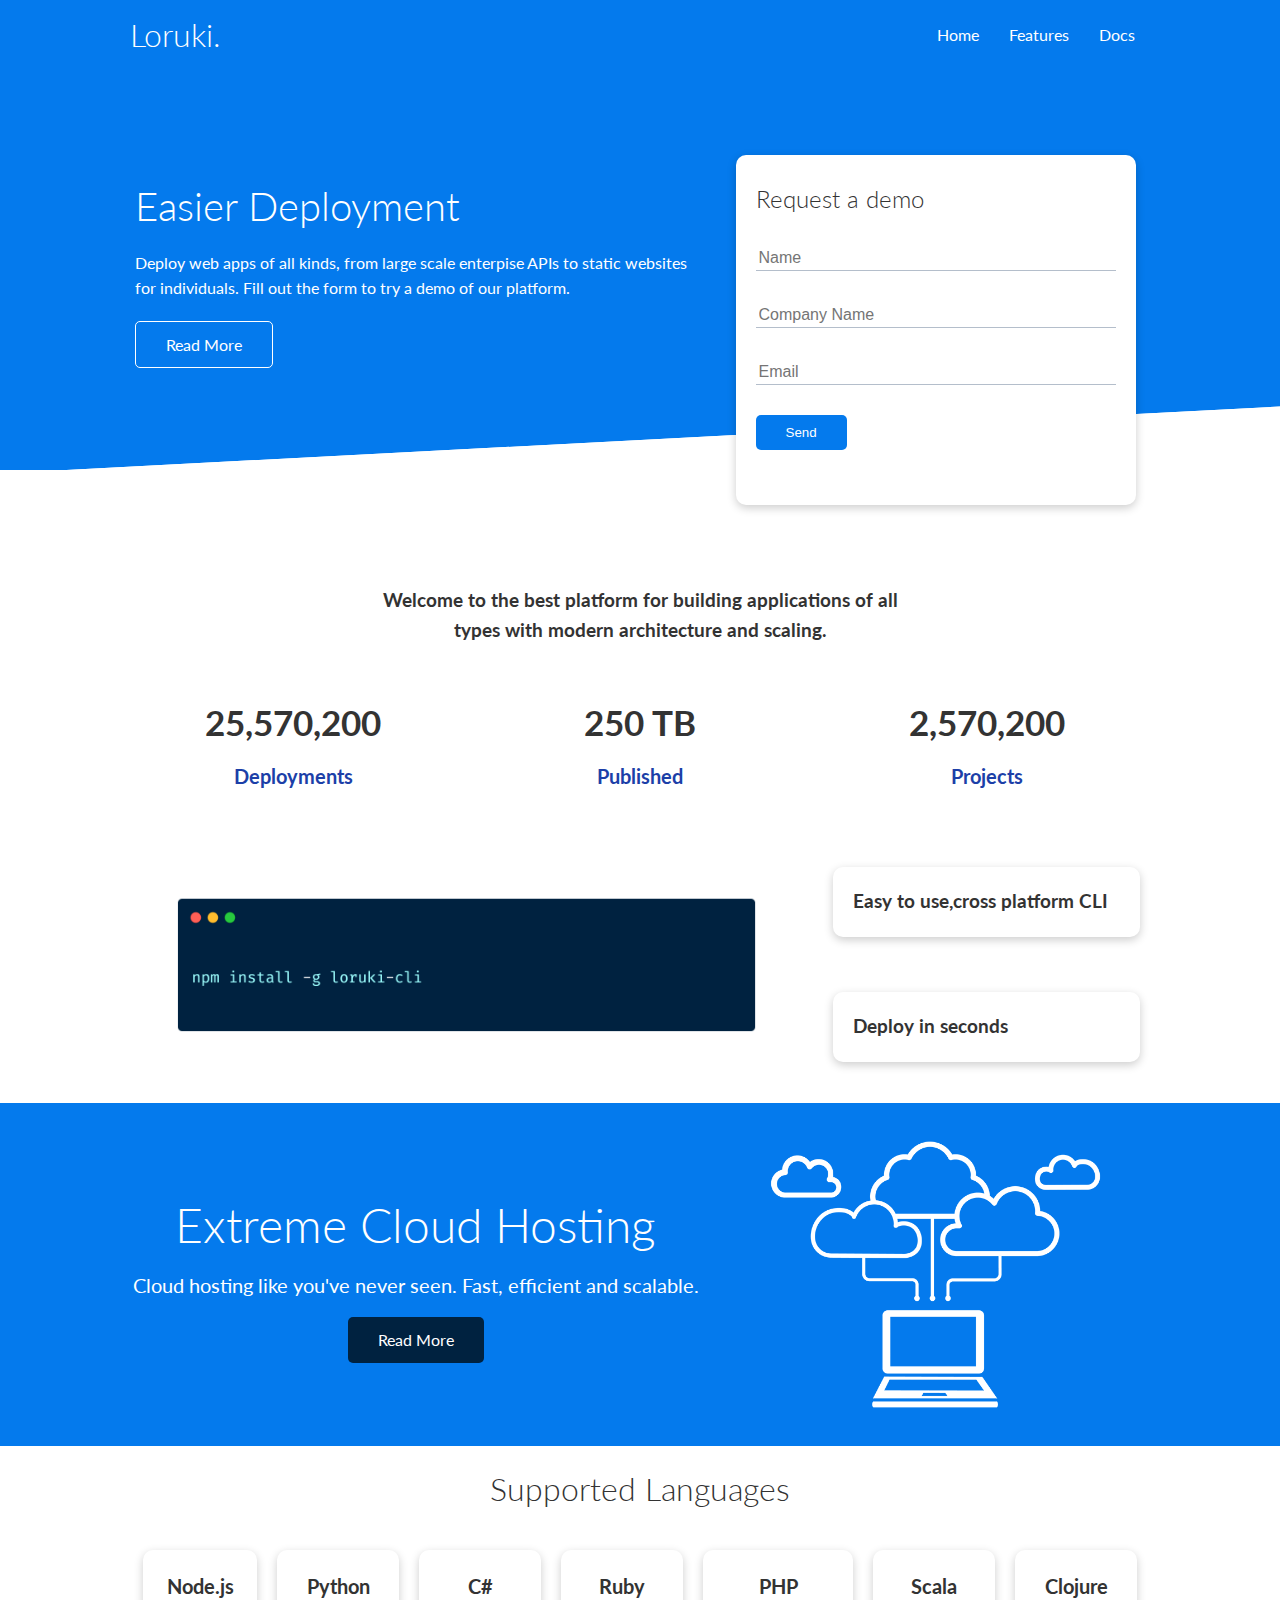
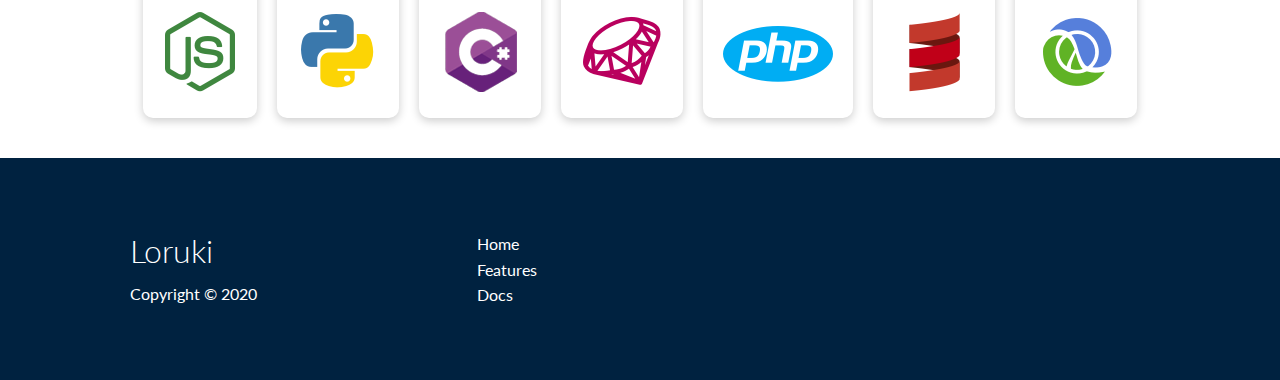
<file: index.html>
<!DOCTYPE html>
<html lang="en">
<head>
    <meta charset="UTF-8">
    <meta name="viewport" content="width=device-width, initial-scale=1.0">
    <link rel="stylesheet" href="css/style.css">
    <link rel="stylesheet" href="css/utilities.css">
    <link rel="stylesheet" href="https://cdnjs.cloudflare.com/ajax/libs/font-awesome/5.15.1/css/all.min.css" integrity="sha512-+4zCK9k+qNFUR5X+cKL9EIR+ZOhtIloNl9GIKS57V1MyNsYpYcUrUeQc9vNfzsWfV28IaLL3i96P9sdNyeRssA==" crossorigin="anonymous" />
    <title>Loruki | Cloud Hosting For Everyone</title>
</head>
<body>
    <!--Navbar Section-->
    <div class="navbar">
        <div class="container flex">
            <h1 class="logo">Loruki.</h1>
            <nav>
                <ul>
                    <li><a href="index.html">Home</a></li>
                    <li><a href="features.html">Features</a></li>
                    <li><a href="docs.html">Docs</a></li>
                </ul>
            </nav>
        </div>
    </div>
    <!-- End Navbar Section-->
    <!--Showcase Section-->
    <section class="showcase">
        <div class="container grid">
            <div class="showcase-text">
                <h1>Easier Deployment</h1>
                <p>Deploy web apps of all kinds, from large scale enterpise APIs to static websites for individuals. Fill out the form to try a demo of our platform.</p>
                <a href="features.html" class="btn btn-outline">Read More</a>
            </div>
            <div class="showcase-form card">
                <h2>Request a demo</h2>
                <form>
                    <div class="form-control">
                       <input type="text" name="name" placeholder="Name" required> 
                    </div>
                    <div class="form-control">
                        <input type="text" name="company" placeholder="Company Name " required> 
                     </div>
                     <div class="form-control">
                        <input type="email" name="email" placeholder="Email" required> 
                     </div>
                     <input type="submit" value="Send" class="btn btn-primary">
                </form>
            </div>
        </div>
    </section>
    <!--End Showcase Section-->
    <!--Stats Section-->
    <section class="stats">
        <div class="container">
            <h3 class="stats-heading text-center my-1">
                Welcome to the best platform for building applications of all<br>
                 types with modern architecture and scaling.
            </h3>
            <div class="grid grid-3 text-center my-4">
                <div>
                    <i class="fas fa-server fa-3x"></i>
                    <h3>25,570,200</h3>
                    <p class="text-secondary">Deployments</p>
                </div>
                <div>
                    <i class="fas fa-upload fa-3x"></i>
                    <h3>250 TB</h3>
                    <p class="text-secondary">Published</p>
                </div>
                <div>
                    <i class="fas fa-project-diagram fa-3x"></i>
                    <h3>2,570,200</h3>
                    <p class="text-secondary">Projects</p>
                </div>
            </div>
        </div>
    </section>
    <!--End Stats Section-->
    <!--CLI Section-->
    <section class="cli">
        <div class="container grid">
            <img src="images/cli.png" alt="">
            <div class="card">
                <h3>Easy to use,cross platform CLI</h3>
            </div>
            <div class="card">
                <h3>Deploy in seconds</h3>
            </div>
        </div>
    </section>
    <!--End CLI Section-->
    <!--Cloud Section-->
    <section class="cloud bg-primary my-2 py-2">
        <div class="container grid">
            <div class="text-center">
                <h2 class="lg">Extreme Cloud Hosting</h2>
                <p class="lead my-1"> Cloud hosting like you've never seen. Fast, efficient and scalable.</p>
                <a href="features.html" class="btn btn-dark">Read More</a>
            </div>
            <img src="images/cloud.png">
        </div>
    </section>
    <!--End Cloud Section-->
    <!--Languages Section-->
    <section class="languages">
        <h2 class="md text-center my-2">
            Supported Languages
        </h2>
        <div class="container flex">
            <div class="card">
                <h4>Node.js</h4>
                <img src="images/logos/node.png">
            </div>
            <div class="card">
                <h4>Python</h4>
                <img src="images/logos/python.png">
            </div>
            <div class="card">
                <h4>C#</h4>
                <img src="images/logos/csharp.png">
            </div>
            <div class="card">
                <h4>Ruby</h4>
                <img src="images/logos/ruby.png">
            </div>
            <div class="card">
                <h4>PHP</h4>
                <img src="images/logos/php.png">
            </div>
            <div class="card">
                <h4>Scala</h4>
                <img src="images/logos/scala.png">
            </div>
            <div class="card">
                <h4>Clojure</h4>
                <img src="images/logos/clojure.png">
            </div>
        </div>
    </section>
    <!--End Languages Section-->

    <!--Footer Section-->
    <footer class="footer bg-dark py-5">
        <div class="container grid grid-3">
            <div>
                <h1>Loruki</h1>
                <p>Copyright &copy; 2020</p>
            </div>
            <nav>
                <ul>
                    <li><a href="index.html">Home</a></li>
                    <li><a href="features.html">Features</a></li>
                    <li><a href="docs.html">Docs</a></li>
                </ul>
            </nav>
            <div class="social">
                <a href="#"><i class="fab fa-github fa-2x"></i></a>
                <a href="#"><i class="fab fa-facebook fa-2x"></i></a>
                <a href="#"><i class="fab fa-instagram fa-2x"></i></a>
                <a href="#"><i class="fab fa-twitter fa-2x"></i></a>
            </div>
        </div>
    </footer>
    <!--End Footer Section-->
</body>
</html>
</file>
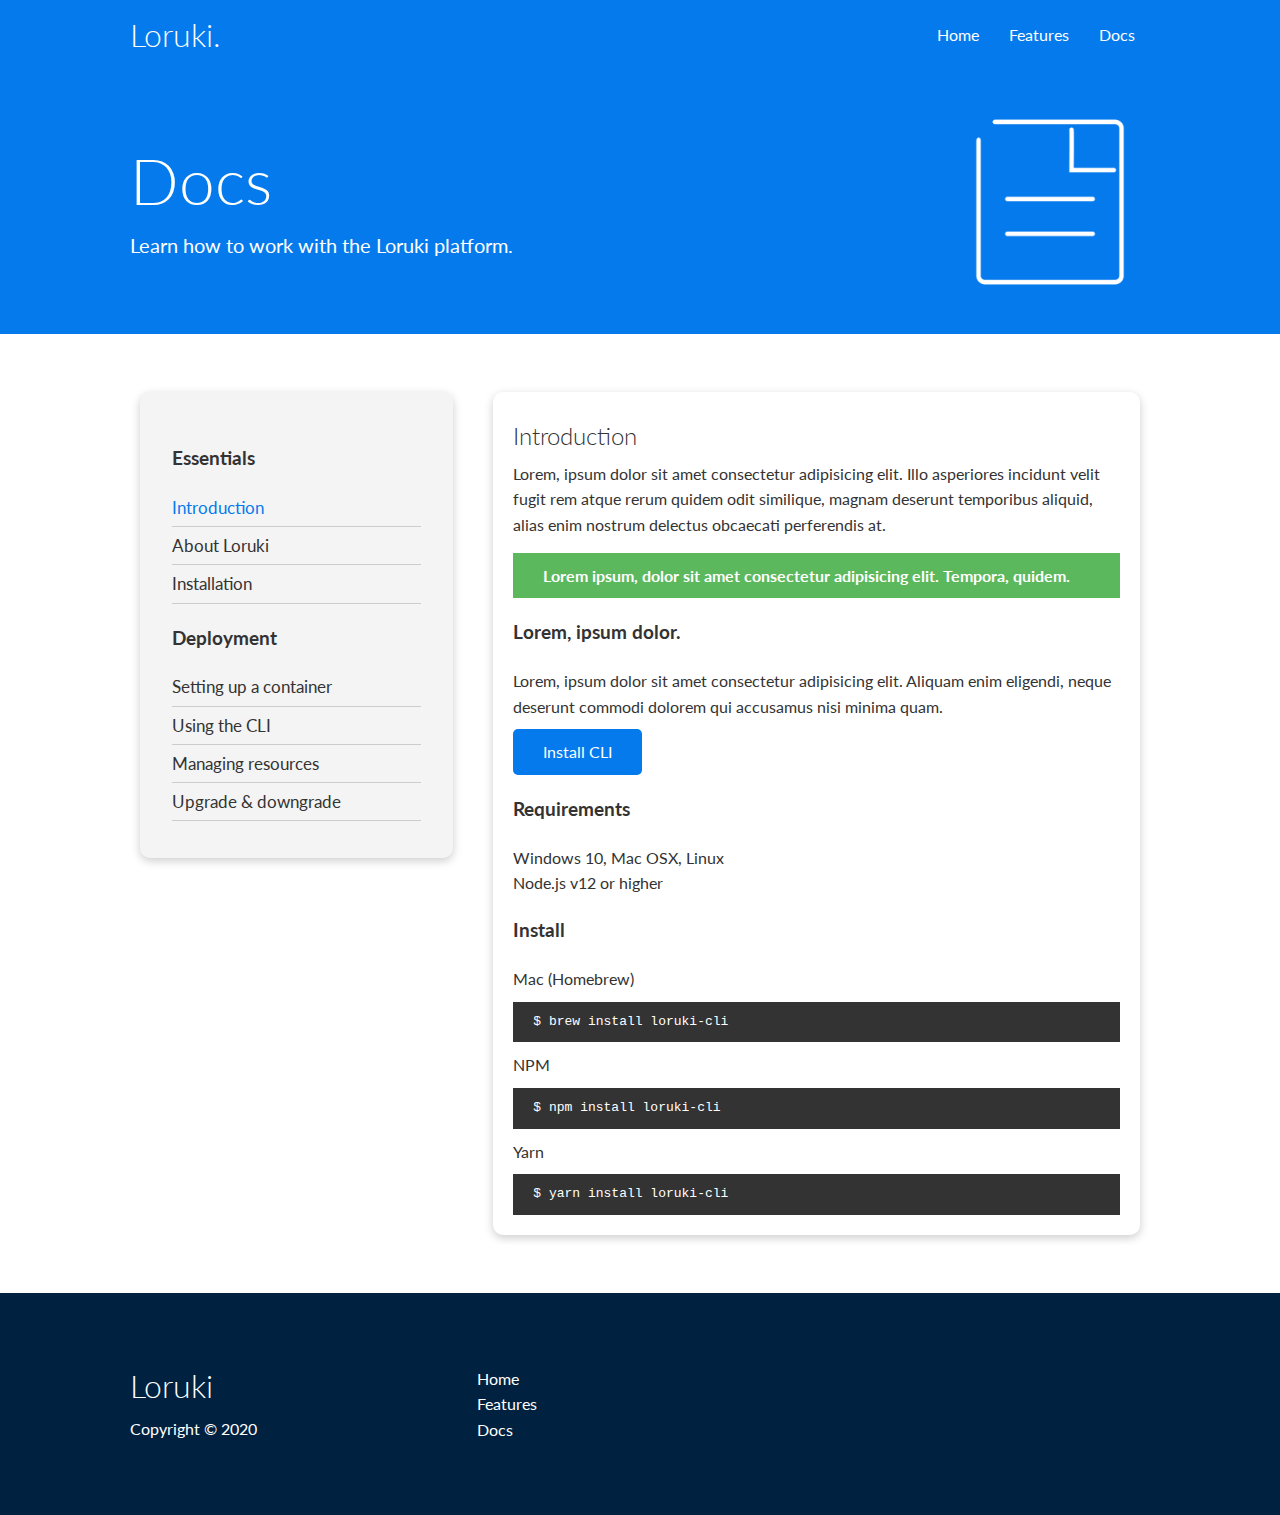
<file: docs.html>
<!DOCTYPE html>
<html lang="en">
<head>
    <meta charset="UTF-8">
    <meta name="viewport" content="width=device-width, initial-scale=1.0">
    <link rel="stylesheet" href="css/style.css">
    <link rel="stylesheet" href="css/utilities.css">
    <link rel="stylesheet" href="https://cdnjs.cloudflare.com/ajax/libs/font-awesome/5.15.1/css/all.min.css" integrity="sha512-+4zCK9k+qNFUR5X+cKL9EIR+ZOhtIloNl9GIKS57V1MyNsYpYcUrUeQc9vNfzsWfV28IaLL3i96P9sdNyeRssA==" crossorigin="anonymous" />
    <title>Loruki | Cloud Hosting For Everyone</title>
</head>
<body>
    <!--Navbar Section-->
    <div class="navbar">
        <div class="container flex">
            <h1 class="logo">Loruki.</h1>
            <nav>
                <ul>
                    <li><a href="index.html">Home</a></li>
                    <li><a href="features.html">Features</a></li>
                    <li><a href="docs.html">Docs</a></li>
                </ul>
            </nav>
        </div>
    </div>
    <!-- End Navbar Section-->
    <!--Head Section-->
    <section class="docs-head bg-primary py-3">
        <div class="container grid">
            <div>
                <h1 class="xl">Docs</h1>
                <p class="lead">
                    Learn how to work with the Loruki platform.
                </p>
            </div>
              <img src="images/docs.png"> 
        </div>
    </section>
    <section class="docs-main my-4">
        <div class="container grid">
            <div class="card bg-light p-3">
                <h3 class="my-2">Essentials</h3>
                <nav>
                    <ul>
                        <li><a class="text-primary" href="#">Introduction</a></li>
                        <li><a href="#">About Loruki</a></li>
                        <li><a href="#">Installation</a></li>
                    </ul>
                </nav>
                <h3 class="my-2">Deployment</h3>
                <nav>
                    <ul>
                        <li><a href="#">Setting up a container</a></li>
                        <li><a href="#">Using the CLI</a></li>
                        <li><a href="#">Managing resources</a></li>
                        <li><a href="#">Upgrade & downgrade</a></li>
                    </ul>
                </nav>
            </div>
            <div class="card">
                <h2>Introduction</h2>
                <p>Lorem, ipsum dolor sit amet consectetur adipisicing elit.
                Illo asperiores incidunt velit fugit rem atque rerum quidem odit similique,
                magnam deserunt temporibus aliquid, alias enim nostrum delectus obcaecati perferendis at.</p>
                <div class="alert alert-success">
                    <i class="fas fa-info"></i>
                    Lorem ipsum,
                    dolor sit amet consectetur adipisicing elit. Tempora, quidem.
                </div>
                <h3>Lorem, ipsum dolor.</h3>
                <p>Lorem, ipsum dolor sit amet consectetur adipisicing elit. Aliquam enim eligendi, neque deserunt commodi dolorem qui accusamus nisi minima quam.</p>
                <a href="#" class="btn btn-primary">Install CLI</a>
                <h3>Requirements</h3>
                <ul>
                    <li>Windows 10, Mac OSX, Linux</li>
                    <li>Node.js v12 or higher</li>
                </ul>
                <h3>Install</h3>
                <p>Mac (Homebrew)</p>
                <pre><code>$ brew install loruki-cli</code></pre>
                <p>NPM</p>
                <pre><code>$ npm install loruki-cli</code></pre>
                <p>Yarn</p>
                <pre><code>$ yarn install loruki-cli</code></pre>
            </div>
        </div>
    </section>
    <!--Footer Section-->
    <footer class="footer bg-dark py-5">
        <div class="container grid grid-3">
            <div>
                <h1>Loruki</h1>
                <p>Copyright &copy; 2020</p>
            </div>
            <nav>
                <ul>
                    <li><a href="index.html">Home</a></li>
                    <li><a href="features.html">Features</a></li>
                    <li><a href="docs.html">Docs</a></li>
                </ul>
            </nav>
            <div class="social">
                <a href="#"><i class="fab fa-github fa-2x"></i></a>
                <a href="#"><i class="fab fa-facebook fa-2x"></i></a>
                <a href="#"><i class="fab fa-instagram fa-2x"></i></a>
                <a href="#"><i class="fab fa-twitter fa-2x"></i></a>
            </div>
        </div>
    </footer>
    <!--End Footer Section-->
</body>
</html>
</file>
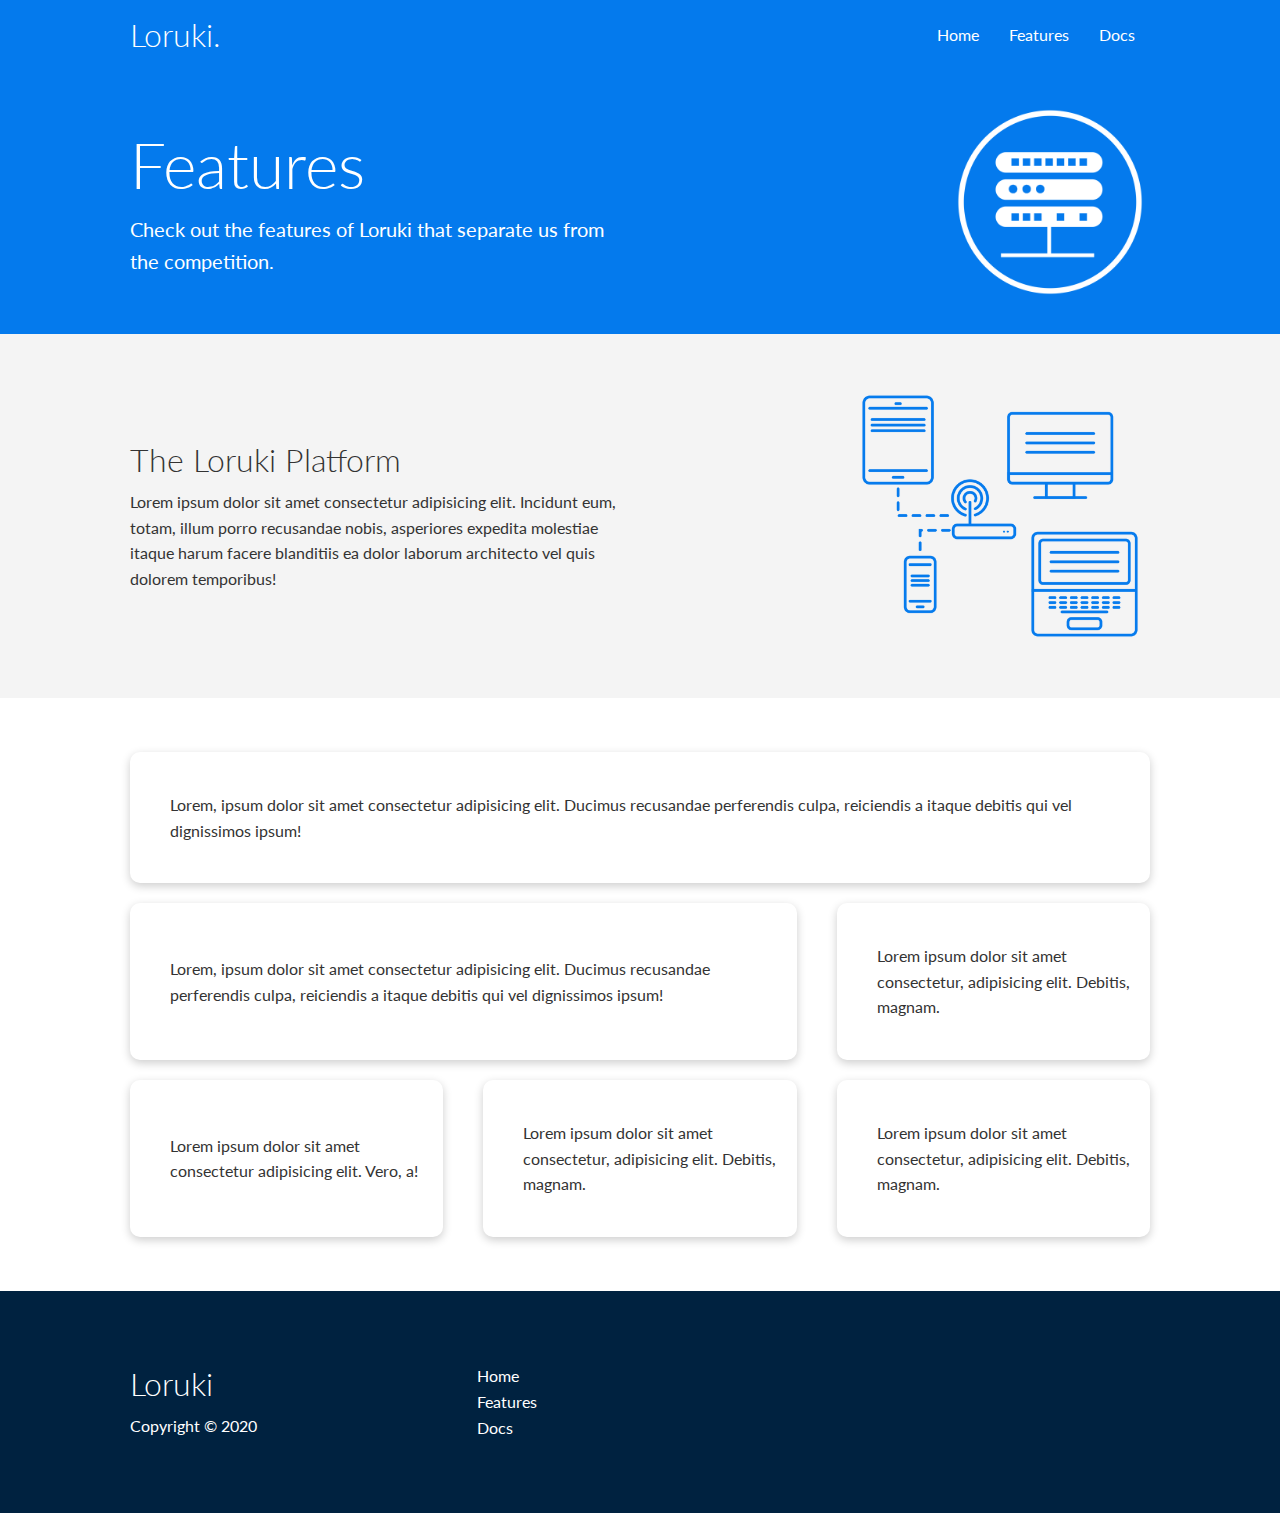
<file: features.html>
<!DOCTYPE html>
<html lang="en">
<head>
    <meta charset="UTF-8">
    <meta name="viewport" content="width=device-width, initial-scale=1.0">
    <link rel="stylesheet" href="css/style.css">
    <link rel="stylesheet" href="css/utilities.css">
    <link rel="stylesheet" href="https://cdnjs.cloudflare.com/ajax/libs/font-awesome/5.15.1/css/all.min.css" integrity="sha512-+4zCK9k+qNFUR5X+cKL9EIR+ZOhtIloNl9GIKS57V1MyNsYpYcUrUeQc9vNfzsWfV28IaLL3i96P9sdNyeRssA==" crossorigin="anonymous" />
    <title>Loruki | Cloud Hosting For Everyone</title>
</head>
<body>
    <!--Navbar Section-->
    <div class="navbar">
        <div class="container flex">
            <h1 class="logo">Loruki.</h1>
            <nav>
                <ul>
                    <li><a href="index.html">Home</a></li>
                    <li><a href="features.html">Features</a></li>
                    <li><a href="docs.html">Docs</a></li>
                </ul>
            </nav>
        </div>
    </div>
    <!-- End Navbar Section-->
    <!--Head Section-->
    <section class="features-head bg-primary py-3">
        <div class="container grid">
            <div>
                <h1 class="xl">Features</h1>
                <p class="lead">
                    Check out the features of Loruki that separate us from the competition.
                </p>
            </div>
              <img src="images/server.png"> 
        </div>
    </section>
    <!--Sub-Head-->
    <section class="features-sub-head bg-light py-3">
        <div class="container grid">
            <div>
                <h1 class="md">The Loruki Platform</h1>
                <p>
                    Lorem ipsum dolor sit amet consectetur adipisicing elit.
                    Incidunt eum, totam, illum porro recusandae nobis, asperiores 
                    expedita molestiae itaque harum facere blanditiis ea dolor 
                    laborum architecto vel quis dolorem temporibus!
                </p>
            </div>
              <img src="images/server2.png">  
        </div>
    </section>
    <section class="features-main my-2">
        <div class="container grid grid-3">
            <div class="card flex">
                <i class="fas fa-server fa-3x"></i>
                <p> Lorem, ipsum dolor sit amet consectetur adipisicing elit. Ducimus
                    recusandae perferendis culpa, reiciendis a itaque debitis qui vel
                    dignissimos ipsum!
                </p>
            </div>
            <div class="card flex">
                <i class="fas fa-network-wired fa-3x"></i>
                <p>
                    Lorem, ipsum dolor sit amet consectetur adipisicing elit. Ducimus
                    recusandae perferendis culpa, reiciendis a itaque debitis qui vel
                    dignissimos ipsum!
                </p>
            </div>
            <div class="card flex">
                <i class="fas fa-laptop-code fa-3x"></i>
                <p>
                    Lorem ipsum dolor sit amet consectetur, adipisicing elit. Debitis,
                    magnam.
                </p>
            </div>
            <div class="card flex">
                <i class="fas fa-database fa-3x"></i>
                <p>
                    Lorem ipsum dolor sit amet consectetur adipisicing elit. Vero, a!
                </p>
            </div>
            <div class="card flex">
                <i class="fas fa-power-off fa-3x"></i>
                <p>
                    Lorem ipsum dolor sit amet consectetur, adipisicing elit. Debitis,
                    magnam.
                </p>
            </div>
            <div class="card flex">
                <i class="fas fa-upload fa-3x"></i>
                <p>
                    Lorem ipsum dolor sit amet consectetur, adipisicing elit. Debitis,
                    magnam.
                </p>
            </div>
        </div>
    </section>
    <!--Footer Section-->
    <footer class="footer bg-dark py-5">
        <div class="container grid grid-3">
            <div>
                <h1>Loruki</h1>
                <p>Copyright &copy; 2020</p>
            </div>
            <nav>
                <ul>
                    <li><a href="index.html">Home</a></li>
                    <li><a href="features.html">Features</a></li>
                    <li><a href="docs.html">Docs</a></li>
                </ul>
            </nav>
            <div class="social">
                <a href="#"><i class="fab fa-github fa-2x"></i></a>
                <a href="#"><i class="fab fa-facebook fa-2x"></i></a>
                <a href="#"><i class="fab fa-instagram fa-2x"></i></a>
                <a href="#"><i class="fab fa-twitter fa-2x"></i></a>
            </div>
        </div>
    </footer>
    <!--End Footer Section-->
</body>
</html>
</file>
<file: css/style.css>
@import url('https://fonts.googleapis.com/css2?family=Lato:wght@300&display=swap');

:root{
    --primary-color: #047aed;
    --secondary-color: #1c3fa8;
    --dark-color:#002240;
    --light-color:#f4f4f4;
    --success-color: #5cb85c;
    --error-color: #d9534f;
}

*{
    box-sizing: border-box;
    padding: 0;
    margin:  0;
}

body{
    font-family: 'Lato', sans-serif;
    color: #333333;
    line-height: 1.6;
}

ul{
 list-style-type: none;
}

a{
    text-decoration: none;
    color: #333333;
}
h1,h2{
    font-weight: 300;
    line-height: 1.2;
    margin: 10px 0;
}

p{
    margin: 10px 0;
}

img{
    width: 100%;
}

code, 
pre{
    background: #333333;
    color: #fff;
    padding: 10px;
}

.hidden {
    visibility: hidden;
    height: 0;
  }
/*Navbar*/
.navbar{
    background-color: #047aed;
    color: #ffffff;
    height: 70px; 
}

.navbar ul{
    display: flex; 
}

.navbar .flex{
    justify-content: space-between;
}

.navbar a{
    color: #fff;
    padding: 10px;
    margin: 0 5px;
}

.navbar a:hover{
border-bottom: 2px #ffffff solid;
}

/*Showcase*/
.showcase {
    height: 400px;
    background-color: var(--primary-color);
    color: #ffffff;
    position: relative;
}

.showcase h1{
    font-size: 40px;
}

.showcase p {
    margin: 20px 0;
  }
  
.showcase .grid {
    overflow: visible;
    grid-template-columns: 55% auto;
    gap: 30px;
  }
  
.showcase-text {
    animation: slideInFromLeft 1s ease-in;
  }
  
.showcase-form {
    position: relative;
    top: 60px;
    height: 350px;
    width: 400px;
    padding: 40px;
    z-index: 100;
    justify-self: flex-end;
    animation: slideInFromRight 1s ease-in;
  }
  
.showcase-form .form-control {
    margin: 30px 0;
  }
  
.showcase-form input[type='text'],
.showcase-form input[type='email'] {
    border: 0;
    border-bottom: 1px solid #b4becb;
    width: 100%;
    padding: 3px;
    font-size: 16px;
  }
  
.showcase-form input:focus {
    outline: none;
  }
  
.showcase::before,
.showcase::after {
    content: '';
    position: absolute;
    height: 100px;
    bottom: -70px;
    right: 0;
    left: 0;
    background: #fff;
    transform: skewY(-3deg);
    -webkit-transform: skewY(-3deg);
    -moz-transform: skewY(-3deg);
    -ms-transform: skewY(-3deg);
  }
/* Stats */
.stats{
    padding-top: 100px;
    animation: slideInFromBottom 1s ease-in;
}

.stats-heading h3{
    max-width: 500px;
    margin: auto;
}

.stats .grid h3{
    font-size: 35px;
}

.stats .grid p{
    font-size: 20px;
    font-weight: bold;
}

/* CLI */

.cli .grid{
    grid-template-columns: repeat(3, 1fr);
    grid-template-rows: repeat(2, 1fr);
}
.cli .grid> *:first-child{
    grid-column: 1/ span 2;
    grid-row: 1/ span 2;

}

/*Cloud*/

.cloud .grid{
    grid-template-columns: 4fr 3fr;
}
/* Languages*/
.languages .flex{
    flex-wrap: wrap;
}
.languages .card{
    text-align: center;
    margin: 18px 10px 40px;
    transition: transform 0.2s ease-in;
}

.languages .card h4{
    font-size: 20px;
    margin-bottom: 10px;
}

.languages .card:hover{
    transform: translateY(-15px);
}
/* Features Page*/
.features-head img,
.docs-head img{
    width: 200px;
    justify-self: flex-end;
}

.features-sub-head img{
    width: 300px;
    justify-self: flex-end;
}

.features-main .card > i{
    margin-right: 20px;
}
.features-main .grid{
    padding: 30px;
}

.features-main .grid>*:first-child{
   grid-column: 1/ span 3;
}

.features-main .grid>*:nth-child(2){
    grid-column: 1/ span 2;
    
 }

/*docs*/
.docs-main h3{
    margin:20px 0;
}

.docs-main .grid{
    grid-template-columns: 1fr 2fr;
    align-items: flex-start;
}

.docs-main nav li{
    font-size: 17px;
    padding-bottom: 5px;
    margin-bottom: 5px;
    border-bottom: 1px #cccccc solid;
}

.docs-main a:hover{
    font-weight: bold;
}

/*Footer*/

.footer .social a{
    margin: 0 10px;
}

@keyframes slideInFromLeft{

    0%{
        transform: translateX(-100%);
    }

    100%{
        transform: translateX(0);
    }
}

@keyframes slideInFromRight{

    0%{
        transform: translateX(100%);
    }

    100%{
        transform: translateX(0);
    }
}
@keyframes slideInFromTop{

    0%{
        transform: translateY(-100%);
    }

    100%{
        transform: translateX(0);
    }
}
@keyframes slideInFromBottom{

    0%{
        transform: translateY(100%);
    }

    100%{
        transform: translateX(0);
    }
}
/*Tablets and Under*/
@media(max-width: 768px){
    .grid,
    .showcase .grid,
    .stats .grid,
    .cli .grid, 
    .cloud .grid,
    .features-main .grid,
    .docs-main .grid{
        grid-template-columns: 1fr;
        grid-template-rows: 1fr;
    }

    .showcase{
        height: auto;
    }

    .showcase-text{
        text-align: center;
        margin-top: 40px;
        animation: slideInFromTop 1s ease-in;
    }

    .showcase-form{
        justify-self: center;
        margin: auto;
        animation: slideInFromBottom 1s ease-in;
    }

    .cli .grid> *:first-child{
        grid-column: 1;
        grid-row: 1;
    
    }

    .features-head,
    .features-sub-head,
    .docs-head{
        text-align: center;
    }

    .features-head img,
    .features-sub-head img,
    .docs-head img{
        justify-self: center;
    }

    .features-main .grid > *:first-child,
    .features-main .grid > *:nth-child(2){
        grid-column: 1;
    }
}


/*Mobile*/
@media(max-width: 500px){

    .navbar{
        height: 110px;
    }
    .navbar .flex{
        flex-direction: column;
    }
    .navbar ul{
        padding: 10px;
        background-color: rgba(0, 0, 0,0.1);
        
    }
    .showcase-form {
        width: 300px;
      }

}
</file>
<file: css/utilities.css>
/*Utilities */
.container{
    max-width: 1100px;
    margin: 0 auto;
    overflow: auto;
    padding: 0 40px;
}
.card{
    background-color: #fff;
    color: #333;
    border-radius: 10px;
    box-shadow: 0 3px 10px rgba(0,0,0,0.2);
    padding: 20px;
    margin: 10px;
}

.btn{
    display: inline-block;
    padding: 10px 30px;
    cursor: pointer;
    background: var(--primary-color);
    color:#fff;
    border: none;
    border-radius: 5px;
}

.btn-outline{
    background-color: transparent;
    border: 1px #fff solid;
}

.btn:hover{
    transform: scale(0.98);
}

.text-center{
    text-align: center;
}

.flex{
    display: flex;
    justify-content: center;
    align-items: center;
    height: 100%;
}

.grid {
    display: grid;
    grid-template-columns: repeat(2,1fr);
    gap: 20px;
    justify-content: center;
    align-items: center;
    height: 100%; 
}
.grid-3{
    grid-template-columns: repeat(3,1fr);
}

/*Margin*/
.my-1{
    margin: 1rem 0;
}

.my-2{
    margin: 1.5rem 0;
}

.my-3{
    margin: 2rem 0;
}

.my-4{
    margin: 3rem 0; 
}
.my-5{
    margin: 4rem 0;
}

.m-1{
    margin: 1rem;
}

.m-2{
    margin: 1.5rem;
}

.m-3{
    margin: 2rem;
}

.m-4{
    margin: 3rem; 
}

.m-5{
    margin: 4rem;
}


/*Padding*/
.py-1{
    padding: 1rem 0;
}

.py-2{
    padding: 1.5rem 0;
}

.py-3{
    padding: 2rem 0;
}

.py-4{
    padding: 3rem 0; 
}
.py-5{
    padding: 4rem 0;
}

.p-1{
    padding: 1rem;
}

.p-2{
    padding: 1.5rem;
}

.p-3{
    padding: 2rem;
}

.p-4{
    padding: 3rem; 
}

.p-5{
    padding: 4rem;
}


/* Backgrounds & Colored Buttons*/

.bg-primary, 
.btn-primary{
    background-color: var(--primary-color);
    color: #fff;
}
.bg-secondary, 
.btn-secondary{
    background-color: var(--secondary-color);
    color: #fff;
}
.bg-dark, 
.btn-dark{
    background-color: var(--dark-color);
    color: #fff;
}
.bg-light,
.btn-light{
    background-color: var(--light-color);
    color: #333;
}

.bg-primary a,
.btn-primary a,
.bg-secondary a,
.btn-secondary a,
.bg-dark a,
.btn-dark a {
  color: #fff;
}

/* Text colors */
.text-primary {
    color: var(--primary-color);
  }
  
  .text-secondary {
    color: var(--secondary-color);
  }
  
  .text-dark {
    color: var(--dark-color);
  }
  
  .text-light {
    color: var(--light-color);
  }

  /* Text sizes */
.lead {
    font-size: 20px;
  }
  
  .sm {
    font-size: 1rem;
  }
  
  .md {
    font-size: 2rem;
  }
  
  .lg {
    font-size: 3rem;
  }
  
  .xl {
    font-size: 4rem;
  }
  
  .text-center {
    text-align: center;
  }


  /* Alert */
.alert {
    background-color: var(--light-color);
    padding: 10px 20px;
    font-weight: bold;
    margin: 15px 0;
  }
  
  .alert i {
    margin-right: 10px;
  }
  
  .alert-success {
    background-color: var(--success-color);
    color: #fff;
  }
  
  .alert-error {
    background-color: var(--error-color);
    color: #fff;
  }
</file>
